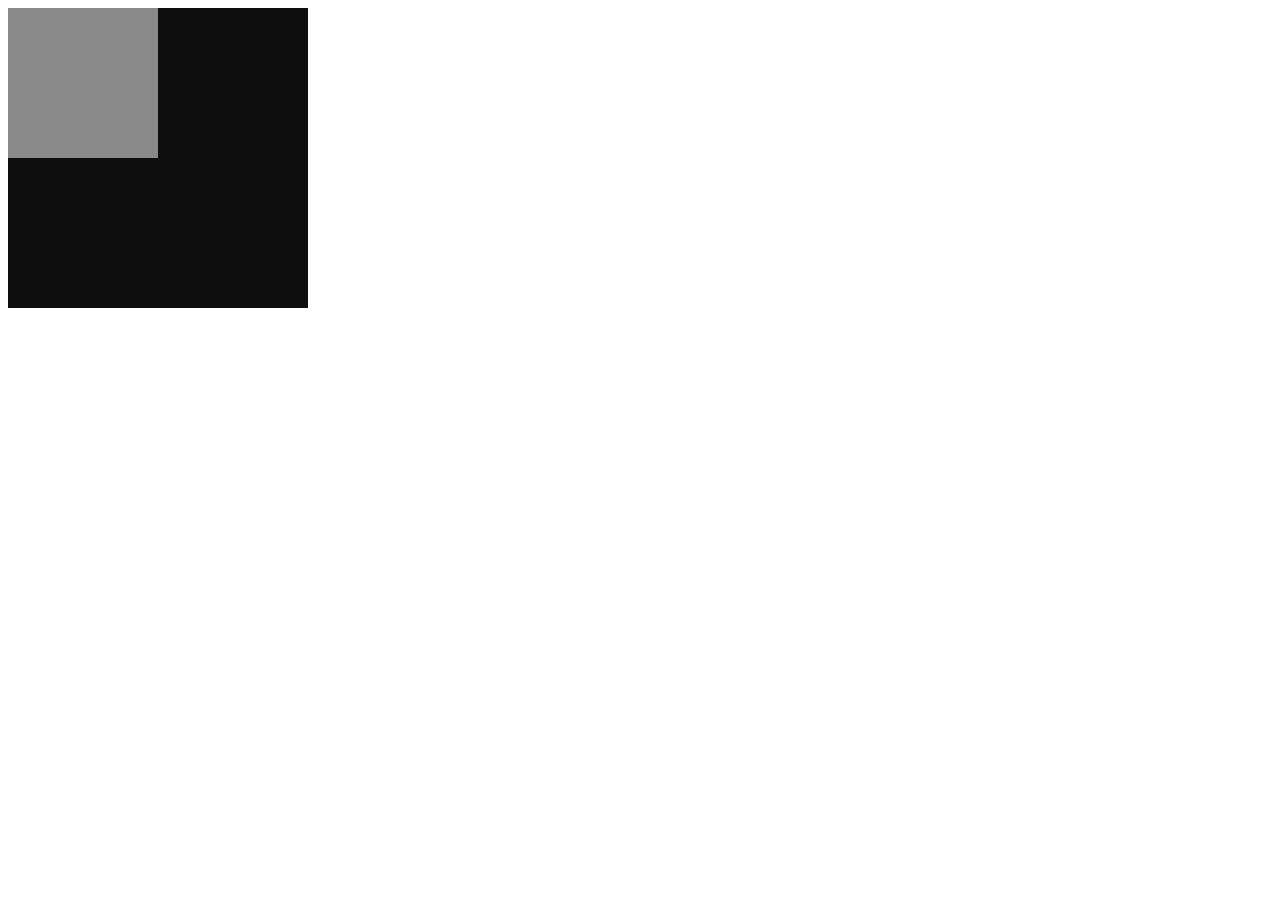
<file: Animation/index.html>
<!DOCTYPE html>
<html lang="en">
<head>
    <meta charset="UTF-8">
    <meta name="viewport" content="width=device-width, initial-scale=1.0">
    <title>Animation</title>
    <style>
        .parent{
            width: 300px;
            height: 300px;
            background-color: rgb(15, 15, 15);
        }
        .child{ 
            width: 50%;
            height: 50%;
            background-color: rgb(139, 138, 138);  
            animation: rounder 3s ease forwards alternate 2;
        }
        .child:hover{
            animation-play-state: paused;
        }
        @keyframes rounder{
            0%{
                transform: translateX(0%);
                background-color: rgb(51, 49, 49);
            }
            35%{
                transform: translateY(100%); 
            }
            65%{
                transform: translateX(100%) translateY(100%);
            }
            100%{
                transform: translateX(100%);
            }
        }
    </style>
</head>
<body>
    <div class="parent">
        <div class="child"></div>
    </div>
</body>
</html>
</file>
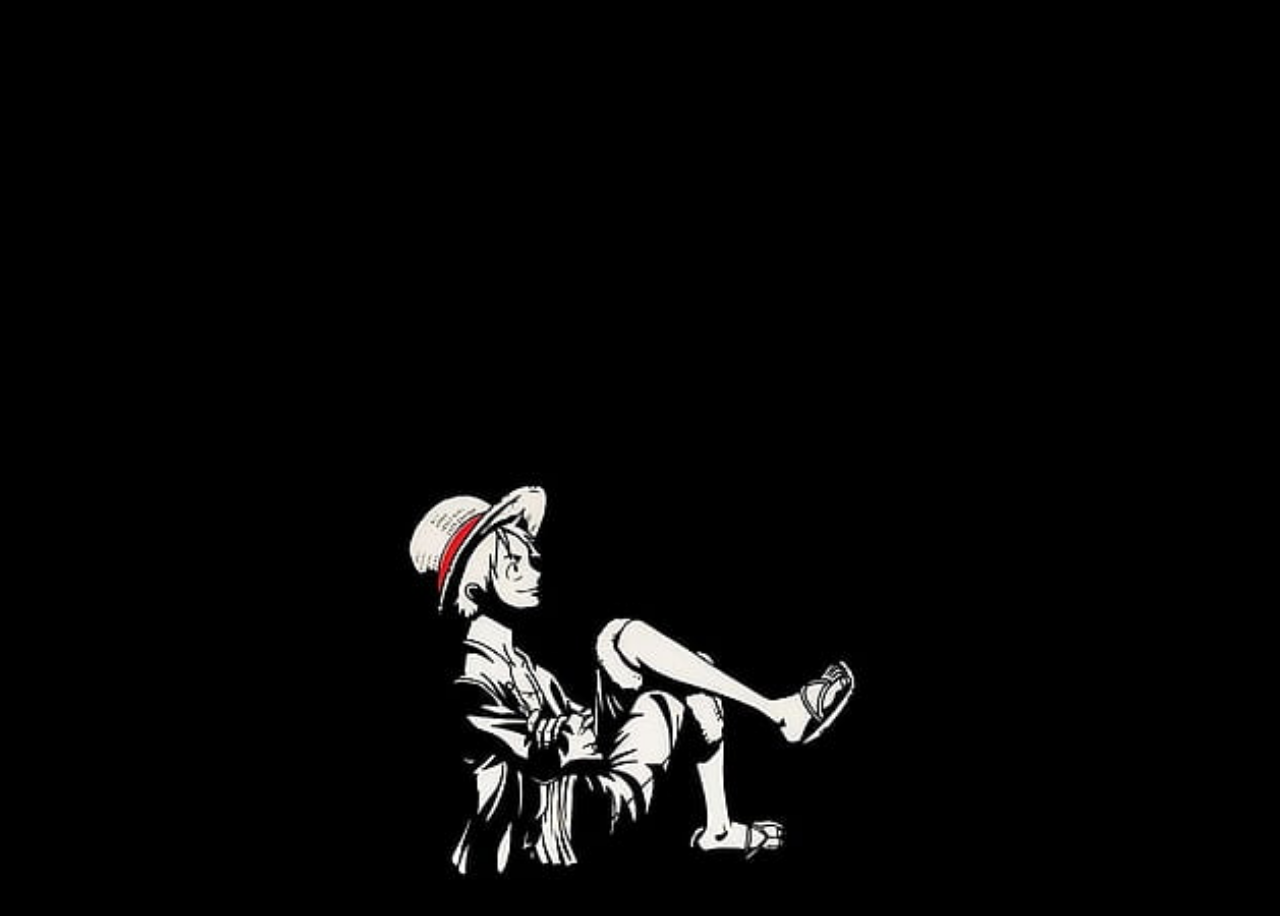
<file: Background-animation/index.html>
<!DOCTYPE html>
<html lang="en">
<head>
    <meta charset="UTF-8">
    <meta name="viewport" content="width=device-width, initial-scale=1.0">
    <title>Background Animation</title>
    <style>

        body{
            height: 100vh;  
            background-repeat: no-repeat;
            background-position: center;
            background-size: cover; 
            background-image: url(/Background-animation/assets/one-piece-04.jpg);
            /* animation-name: backgroundChange;
            animation-duration: 10s;
            animation-delay: 5s;
            animation-iteration-count: infinite;
            animation-direction: alternate ;
            animation-timing-function: linear;
            animation-fill-mode:backwards */
            animation: backgroundChange 10s linear 0s infinite alternate backwards ;
        }
        @keyframes backgroundChange {
            40%{
                background-image: url(/Background-animation//assets/solo-leveling-01.jpg);
            }
            70%{
                background-image: url(/Background-animation//assets/OnePiece-01.jpeg);
            }
        }
    </style>
</head>
<body>
</body>
</html>
</file>
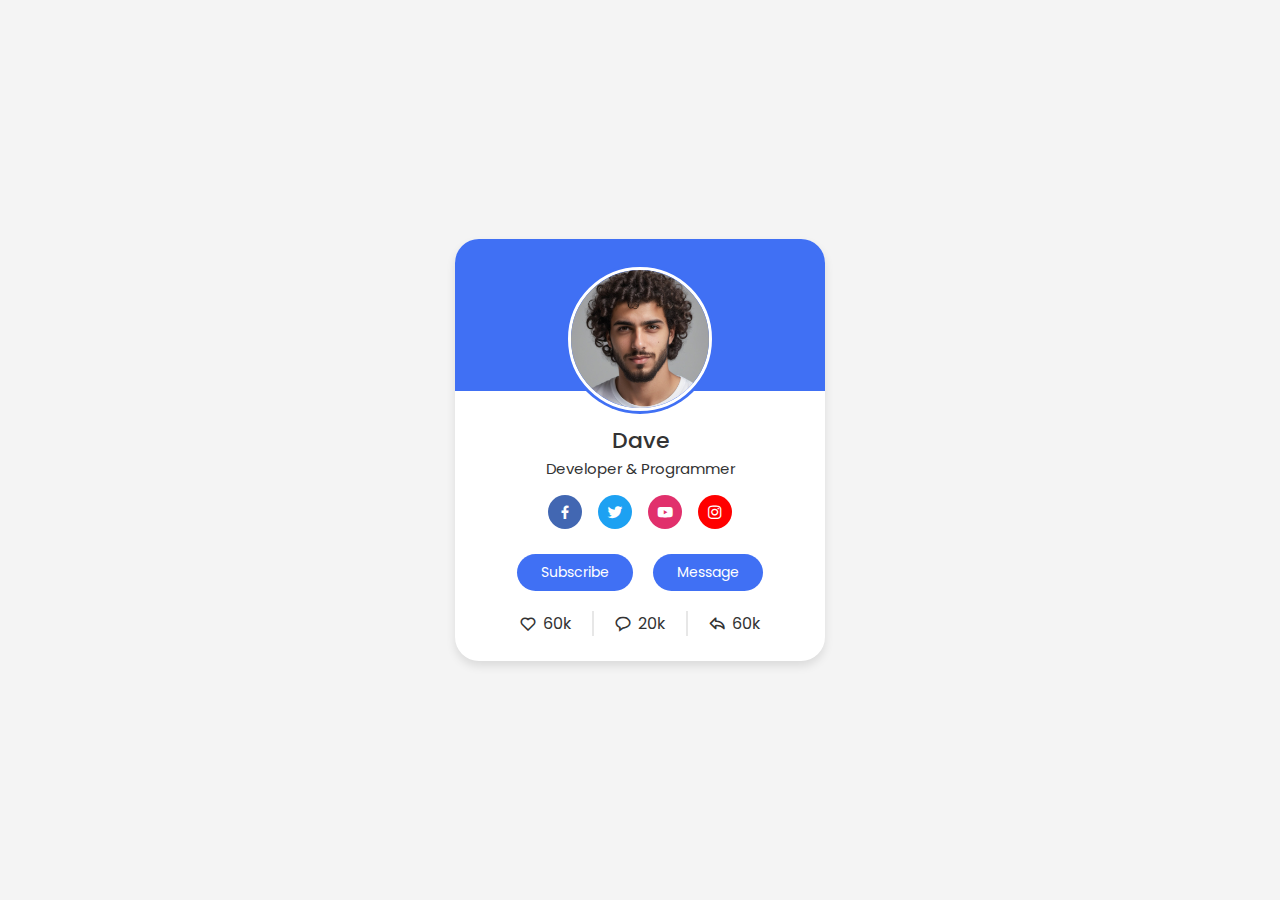
<file: Card/index.html>
<!DOCTYPE html>
<html lang="en">
<head>
    <meta charset="UTF-8">
    <meta name="viewport" content="width=device-width, initial-scale=1.0">
    <title>Card</title>

    <!-- Css -->
    <link rel="stylesheet" href="style.css">

    <!-- Boxicons Css -->
    <link 
        href='https://unpkg.com/boxicons@2.1.4/css/boxicons.min.css' 
        rel='stylesheet'
    >
</head>
<body>
    <div class="profile-card">
        <div class="image">
            <img 
                src="assets/profile.jpg" 
                alt="profile" 
                class="profile-img" 
            > 
        </div>
        <div class="text-data">
            <span class="name">
                Dave
            </span>
            <span class="job">
                Developer & Programmer
            </span>
        </div>
        <div class="media-buttons">
            <a href="" class="link">
                <i class="bx bxl-facebook"></i>
            </a>
            <a href="" class="link">
                <i class="bx bxl-twitter"></i>
            </a>
            <a href="" class="link">
                <i class="bx bxl-youtube"></i>
            </a>
            <a href="" class="link">
                <i class="bx bxl-instagram"></i>
            </a>
        </div>
        <div class="buttons">
            <button class="button">Subscribe</button>
            <button class="button">Message</button>
        </div>
        <div class="analytics">
            <div class="data">
                <i class="bx bx-heart"></i>
                <span class="number">60k</span>
            </div>
            <div class="data">
                <i class="bx bx-message-rounded"></i>
                <span class="number">20k</span>
            </div>
            <div class="data">
                <i class="bx bx-share"></i>
                <span class="number">60k</span>
            </div>
        </div>
    </div>
</body>
</html>
</file>
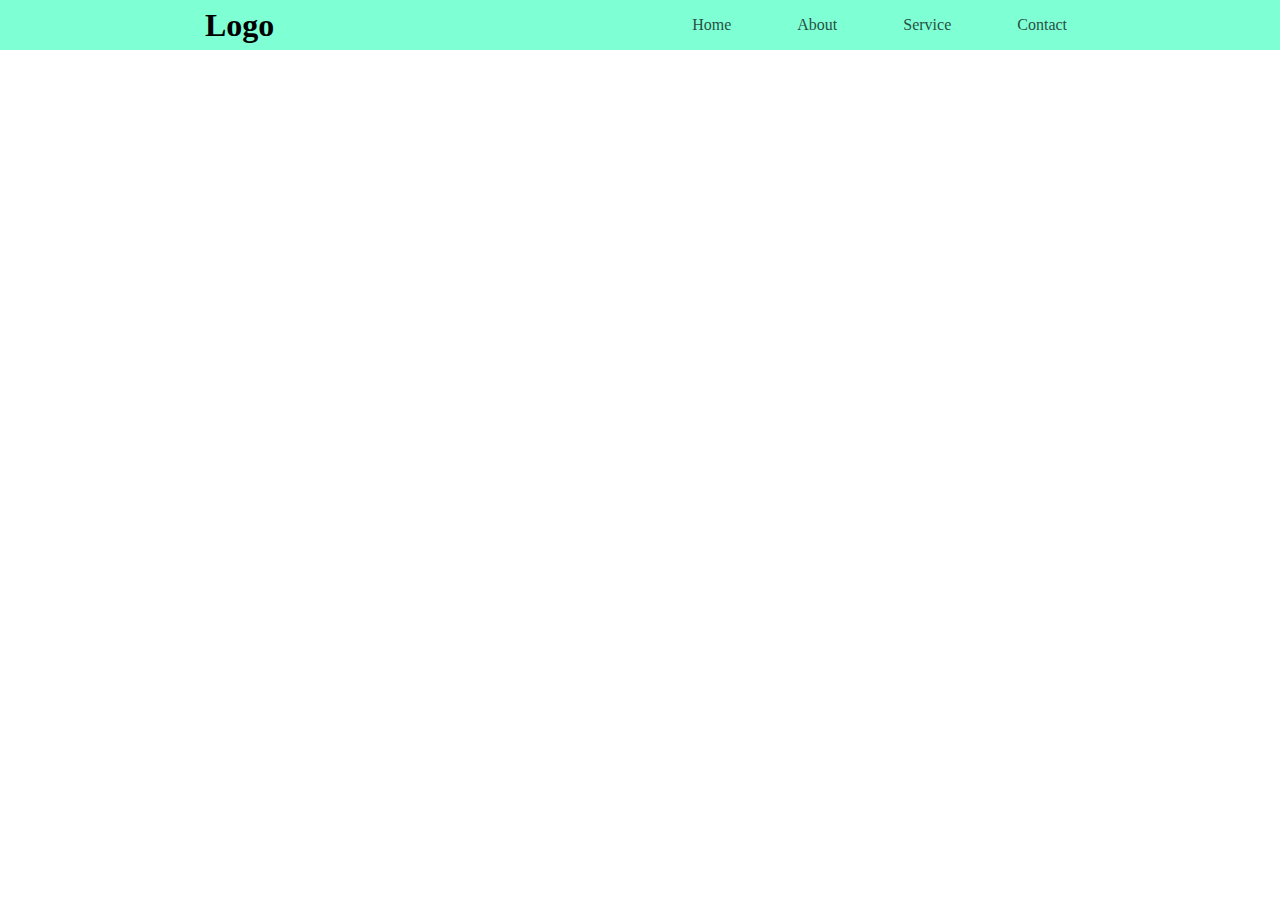
<file: Navbar-1/index.html>
<!DOCTYPE html>
<html lang="en">
<head>
    <meta charset="UTF-8">
    <meta name="viewport" content="width=device-width, initial-scale=1.0">
    <title>Navbar</title> 
    <link rel="stylesheet" href="style.css"/>
</head>
<body>
   <header>
    <nav class="navbar">
        <h1>Logo</h1>
        <div class="hamburger" onclick="openDropDown()">
            <div></div>
            <div></div>
            <div></div>
        </div>
       <div class="nav-container">
            <ul>
                <li>Home</li>
                <li>About</li>
                <li>Service</li>
                <li>Contact</li>
            </ul>
       </div>
    </nav>
   </header>
   <script src="script.js"></script>
</body>
</html>
</file>
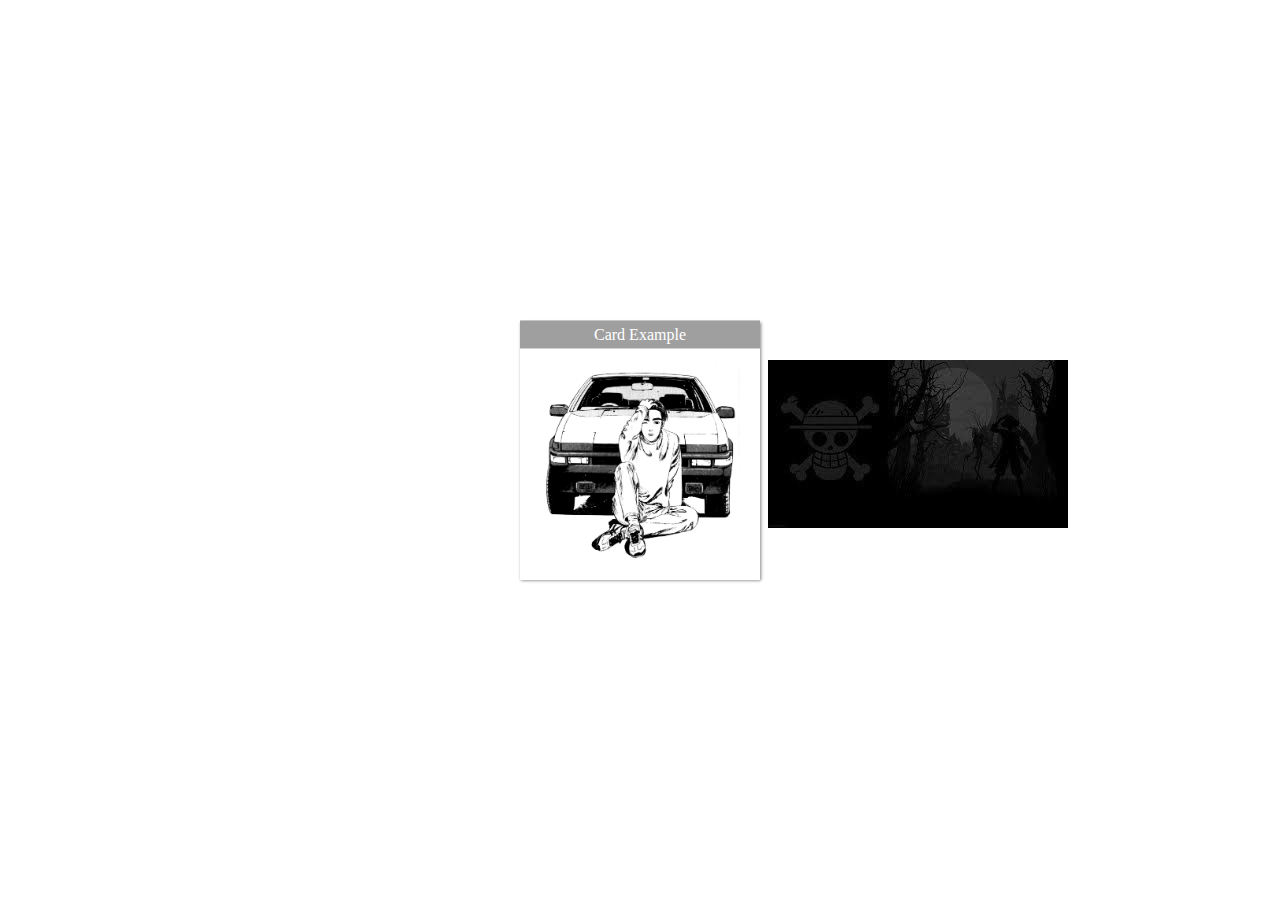
<file: Simple-Card/index.html>
<!DOCTYPE html>
<html lang="en">
<head>
    <meta charset="UTF-8">
    <meta name="viewport" content="width=device-width, initial-scale=1.0">
    <title>Card</title>
    <link rel="stylesheet"  href="style.css"/>
</head>
<body>
    <div class="card-container">
        <img src="assets/pxfuel.jpg" width="200px" height="200px" alt="">
        <div class="card-overlay">
            <p>This picture is from a anime called initial-D</p>
        </div>
        <footer>Card Example</footer>
    </div>
    <div class="one">
        <img src="assets/one-piece-05.jpg" alt="" class="lolo">
    </div>
</body>
</html>
</file>
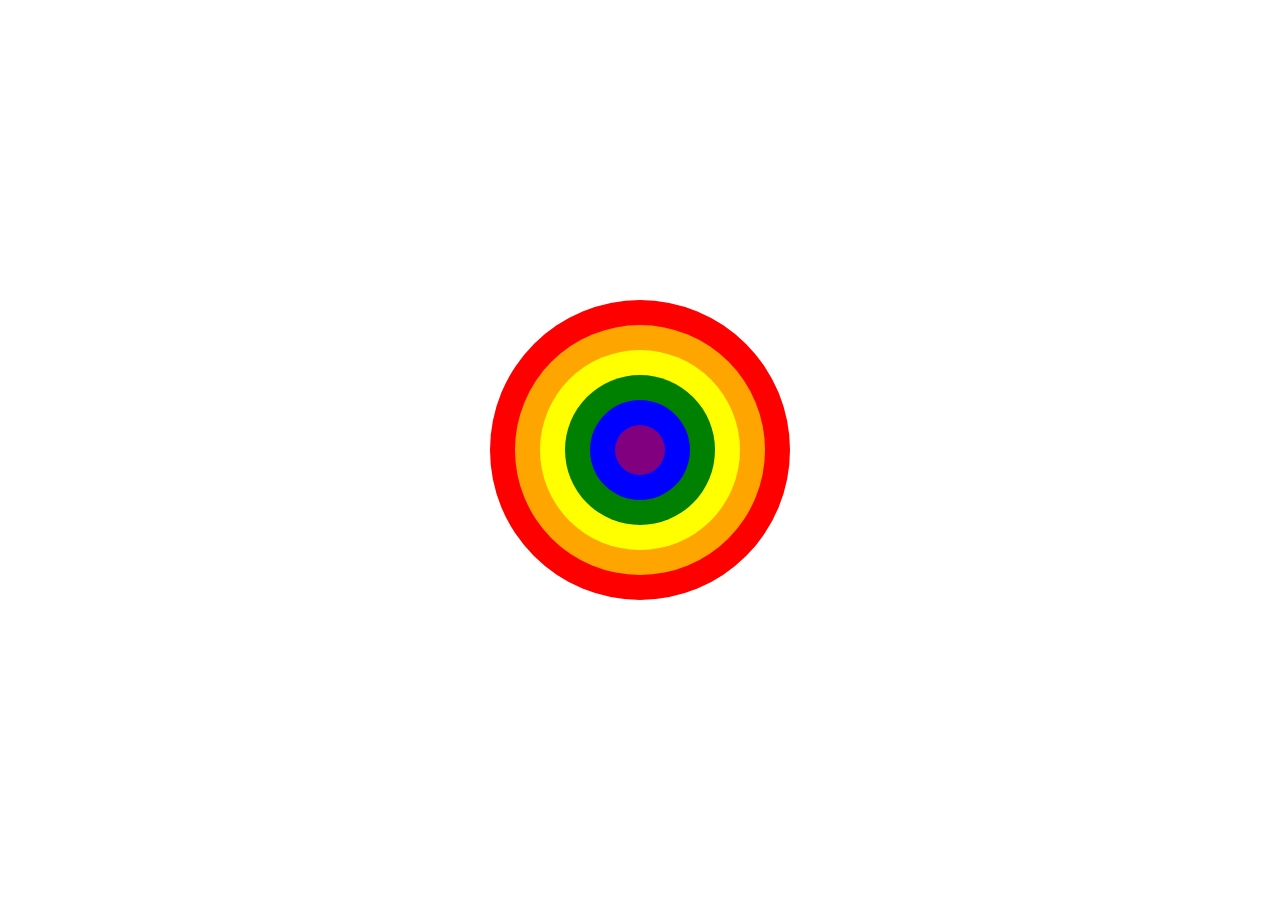
<file: Rainbow_Circle/rainbow.html>
<!DOCTYPE html>
<html lang="en">
  <head>
    <meta charset="UTF-8" />
    <meta name="viewport" content="width=device-width, initial-scale=1.0" />
    <title>Concentric Circles</title>
    <style>
      body {
        display: flex;
        justify-content: center;
        align-items: center;
        height: 100vh;
        margin: 0;
      }

      #outer,
      #middle,
      #inner {
        border-radius: 50%;
        position: relative;
        margin: auto;
        display: flex;
        justify-content: center;
        align-items: center;
      }

      #outer {
        width: 300px;
        height: 300px;
        background-color: #ff0000;
      }

      #outer::before {
        content: "";
        z-index: 2;
        display: block;
        position: absolute;
        border-radius: 50%;
        width: 50px;
        height: 50px;
        background-color: #800080;
        top: 50%;
        left: 50%;
        transform: translate(-50%, -50%);
      }
      #middle {
        width: 250px;
        height: 250px;
        background-color: #ffa500;
      }

      #middle::before {
        content: "";
        z-index: 1;
        display: block;
        position: absolute;
        border-radius: 50%;
        width: 100px;
        height: 100px;
        background-color: #0000ff;
        top: 50%;
        left: 50%;
        transform: translate(-50%, -50%);
      }

      #inner {
        width: 200px;
        height: 200px;
        background-color: #ffff00;
      }

      #inner::before {
        content: "";
        display: block;
        position: absolute;
        border-radius: 50%;
        width: 150px;
        height: 150px;
        background-color: #008000;
        top: 50%;
        left: 50%;
        transform: translate(-50%, -50%);
      }
    </style>
  </head>
  <body>
    <div id="outer">
      <div id="middle">
        <div id="inner"></div>
      </div>
    </div>
  </body>
</html>
</file>
<file: Card/style.css>
@import url('https://fonts.googleapis.com/css2?family=Poppins:ital,wght@0,100;0,200;0,300;0,400;0,500;0,600;0,700;0,800;0,900;1,100;1,200;1,300;1,400;1,500;1,600;1,700;1,800;1,900&display=swap');
*{
    margin: 0;
    padding: 0;
    box-sizing: border-box;
    font-family: "Poppins", sans-serif;
}
body{
    height: 100vh;
    display: flex;
    justify-content: center;
    align-items: center;
    background-color: #f4f4f4;
}
.profile-card{
    position: relative;
    display: flex;
    flex-direction: column;
    justify-content: center;
    align-items: center;
    max-width: 370px;
    width: 100%;
    background: #fff;
    border-radius: 24px;
    padding: 25px;
    box-shadow: 0px 5px 10px rgba(0, 0, 0, 0.1);
}
.profile-card::before{
    content: "";
    position: absolute;
    top: 0;
    left: 0;
    width: 100%;
    height: 36%;
    border-radius: 24px 24px 0px 0px;
    background-color: #4070f4;
}
.image {
    position: relative; 
    height: 150px;
    width: 150px;
    border-radius: 50%; 
    background-color: #4070f4;
    padding: 3px;
    margin-bottom: 10px;
}
.image .profile-img{ 
    width: 100%;
    height: 100%;
    object-fit: cover;
    border-radius: 50%;
    border: 3px solid #fff;
}
.profile-card .text-data{
    display: flex;
    flex-direction: column;
    justify-content: center;
    align-items: center;
    color: #333;
}
.text-data .name{
    font-size: 22px;
    font-weight: 500;
}
.text-data .job{
    font-size: 15px;
    font-weight: 400;
}
.profile-card .media-buttons{
    display: flex;
    align-items: center;
    margin-top: 15px;
}
.media-buttons .link{
    display: flex;
    align-items: center;
    justify-content: center;
    color: #fff;
    font-size: 18px;
    width: 34px;
    height: 34px;
    text-decoration: none;
    margin: 0 8px;
    border-radius: 50%; 
}
.media-buttons .link:nth-child(1){
    background: #4267b2;
}
.media-buttons .link:nth-child(2){
    background: #1da1f2;
}
.media-buttons .link:nth-child(3){
    background: #e1306c;
}
.media-buttons .link:nth-child(4){
    background: #ff0000;
}
.profile-card .buttons{
    display: flex;
    align-items: center;
    margin-top: 25px;
}
.buttons .button{
    color: #fff;
    font-size: 14px;
    font-weight: 400;
    border: none;
    background-color: #4070f4;
    border-radius: 24px;
    padding: 8px 24px;
    margin: 0px 10px;
    cursor: pointer;
    transition: all 0.3s ease;
}

.button:hover{
    background-color: #0e4bf1;
}
.profile-card .analytics{
    display: flex;
    align-items: center;
    margin-top: 20px; 
}
.analytics .data{
    display: flex;
    align-items: center;
    color: #333;
    padding: 0px 20px;
}
.data:not(:last-child){
    border-right: 2px solid #e7e7e7;
}
.data i{
    font-size: 18px;
    margin-right: 6px;
}
</file>
<file: Navbar-1/style.css>
*{
    margin: 0px;
    padding: 0px;
    box-sizing: border-box;
}
.navbar{
    display: flex;
    justify-content: space-around;
    align-items: center;
    height: 50px;
    background-color: aquamarine;
    transition: all 0.5s linear;
}
.nav-container ul{
    display: flex;
    list-style: none;
    column-gap: 50px;
    transition: 0.5s ease-in-out;
}
.nav-container ul li{
    padding: 5px 8px;
    border-radius: 3px;
    transition:all 0.4s ease-in-out;
    opacity: 0.7;
    cursor: pointer; 
    background-color: transparent;
}
.nav-container ul li:hover{
    background-color: rgba(255, 255, 255, 0.808);
    opacity: 1; 
    transform: scale(0.9);
} 
.hamburger{
    display: none;
} 
@media only screen and (max-width:425px){
    .navbar{
        flex-wrap: wrap;
        height: fit-content;
        padding: 10px;
    } 
    .nav-container{
        display: none;  
        width: 100%;
        justify-content: center;
        opacity: 0;
        transition: 0.5s linear;
        animation: DropDownAnimated 1s linear;
    }
    .nav-container ul{
        flex-direction: column;
    }
    .hamburger{ 
        display: grid;
        row-gap: 3px;
    }
    .hamburger > div:nth-child(1) {
        width:25px;
        height: 3px;
        background-color: black;
    }
    .hamburger > div:nth-child(2){
        width:25px;
        height: 3px;
        background-color: black;
    }
    .hamburger > div:nth-child(3){
        width:25px;
        height: 3px;
        background-color: black;
    }
}

@keyframes DropDownAnimated {
    0%{
       opacity: 0;
    }50%{
        opacity: 0.5;
    }100%{
        opacity: 1;
    }
}
</file>
<file: Simple-Card/style.css>
*{
    margin: 0px;
    padding:0px;
    box-sizing:border-box;
}
.card-container{
    position: absolute;
    top: 50%;
    left: 50%;
    transform: translate(-50%, -50%);   
    box-shadow: 1px 1px 3px grey;
    padding: 40px 20px 15px;
}
.card-overlay{
    position: absolute;
    top: 0;
    left: 0; 
    display: flex;
    justify-content: center;
    align-items: center;
    text-align: center;
    height: 100%;
    width: 100%;
    background-color: rgba(0, 0, 0, 0.5);
    color: white;
    text-shadow: 1px 1px 2px black;
    opacity: 0;
    transition: 0.5s linear;
}
.card-container:hover .card-overlay{
    opacity: 1;
}
footer{
    position: absolute;
    width: 100%;
    left: 0;
    top: 0;
    background-color: rgba(0, 0, 0, 0.377);
    color: white;
    text-align: center;
    padding: 5px 0px;
    transition: 0.5s linear;
}
.card-container:hover footer{
    opacity: 0;
} 
.one{
    position: absolute;
    left: 60%;
    top: 40%;
}
.lolo{
    filter: grayscale(100%);
    transition: 1s linear;
}
.lolo:hover{
    filter: grayscale(0);
}
</file>
